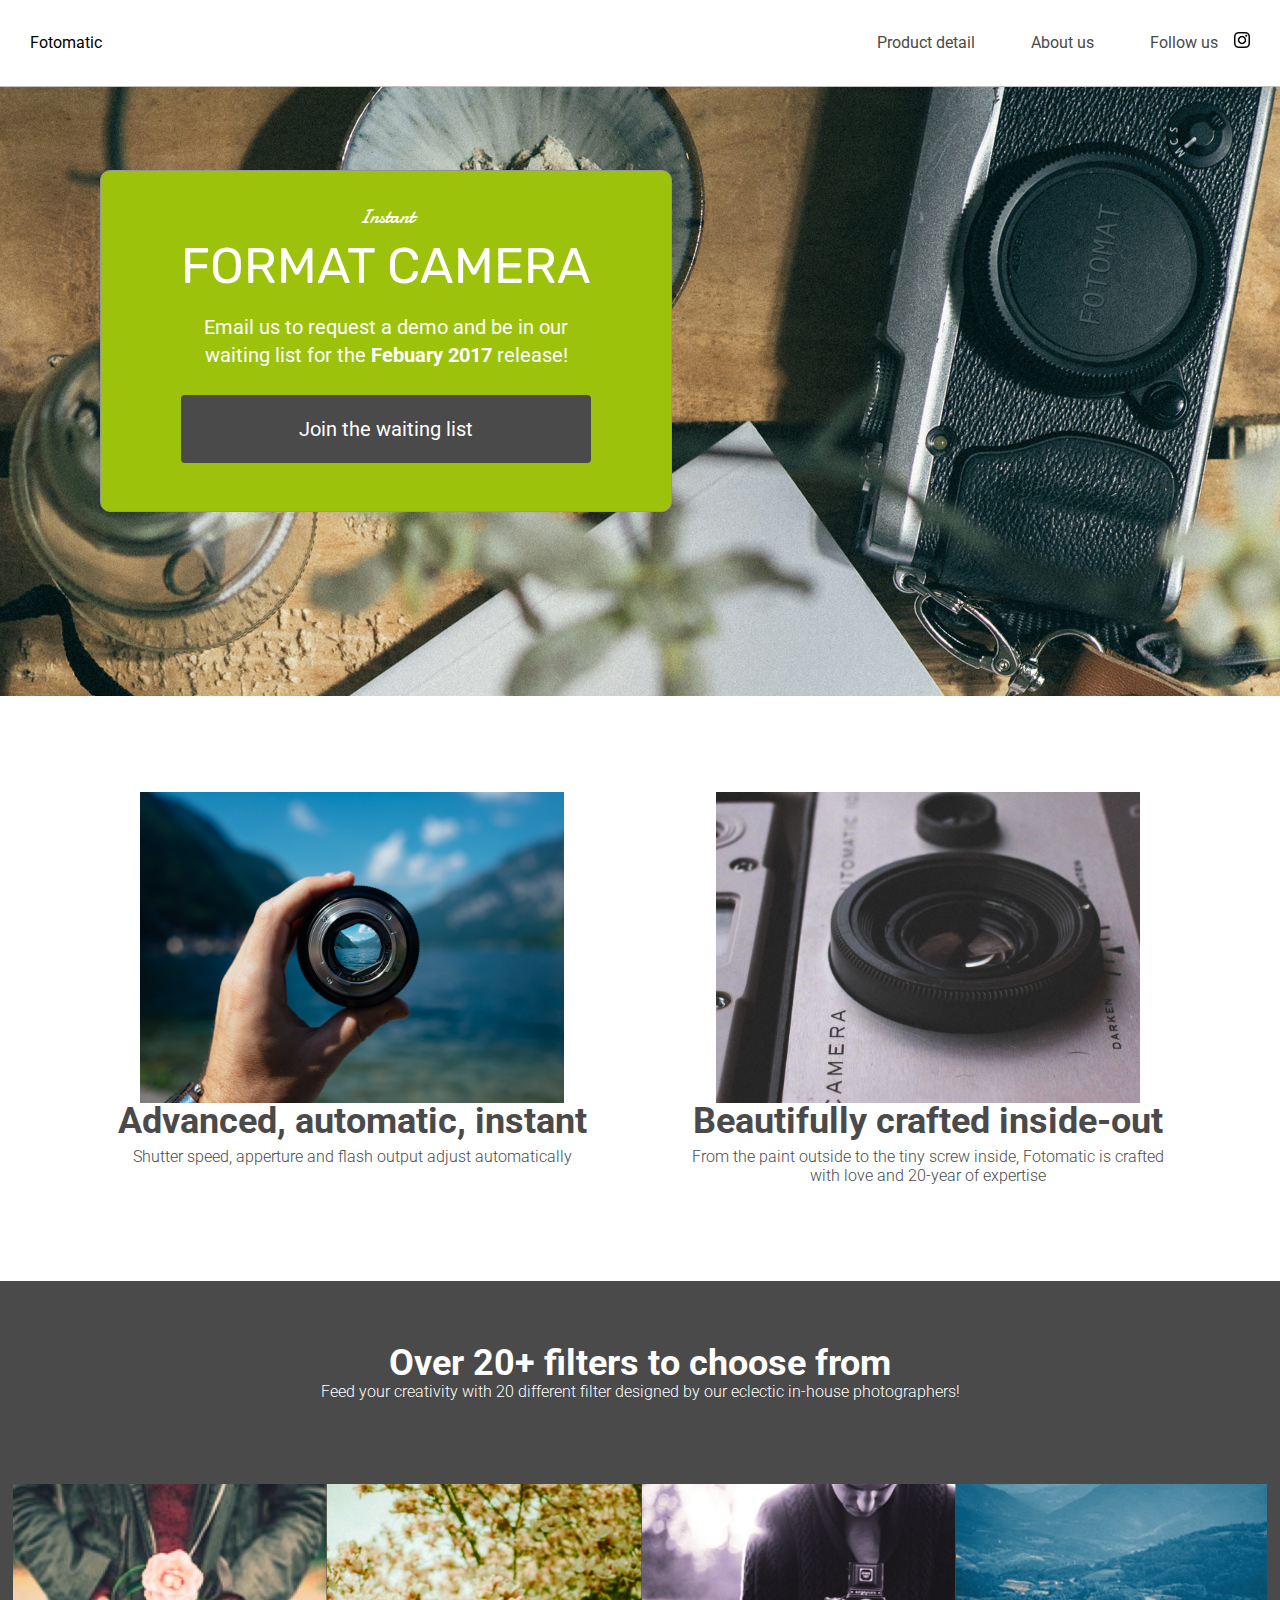
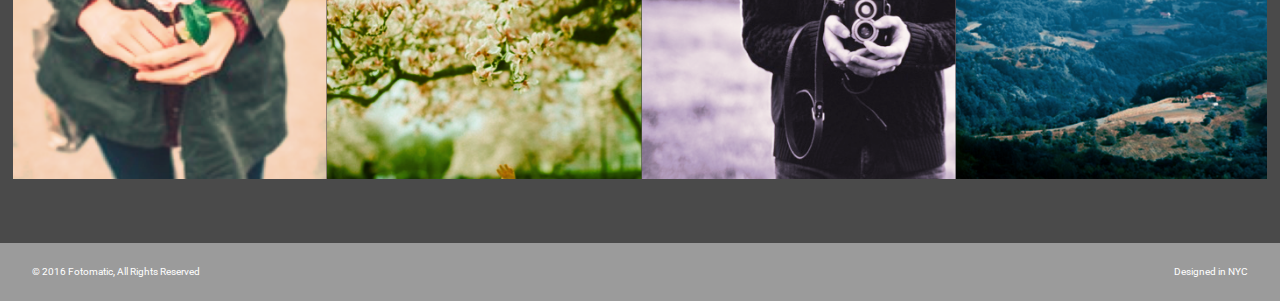
<file: F1C1_start/index.html>
<!DOCTYPE html>
<html>
<head>
  <link href="https://fonts.googleapis.com/css?family=Damion" rel="stylesheet">
  <link href="https://fonts.googleapis.com/css?family=Rubik" rel="stylesheet">
  <link href="https://fonts.googleapis.com/css?family=Roboto:300,400,600,700" rel="stylesheet">
  <link rel="stylesheet" href="./resources/css/reset.css">
  <link rel="stylesheet" href="./resources/css/style.css">
  <meta charset="UTF-8">
</head>
<body>
  <!-- Header -->
  <header>
    <div class="content">
      <a href="index.html" class="desktop logo">Fotomatic</a>
      <nav class="desktop">
        <ul>
          <li><a href="#">Product detail</a></li>
          <li><a href="#">About us</a></li>
          <li><a href="https://www.instagram.com/">Follow us <img class="icon" src="./resources/images/instagram.png"></a></li>
        </ul>
      </nav>
      <nav class="mobile">
        <ul>
          <li><a href="#"><img src="./resources/images/ic-logo.svg"></a></li>
          <li><a href="#"><img src="./resources/images/ic-product-detail.svg"></a></li>
          <li><a href="#"><img src="./resources/images/ic-about-us.svg"></a></li>
          <li><a href="#" class="button">Join us</a></li>
        </ul>
      </nav>
    </div>
  </header>

  <!-- Main Content -->
  <div class="main-content">

    <!-- Sign Up Section -->
    <div id="sign-up-section" class="banner">
      <div id="sign-up-cta">
        <div class="content center">
          <div class="header">
            <h2 class="cursive">Instant</h2>
            <h1 class="striking">FORMAT CAMERA</h1>
          </div>
          <div class="email">
            <span>
              Email us to request a demo and be in our waiting list for the <strong>Febuary 2017</strong> release!
            </span>
            <div class="button">Join the waiting list</div>
          </div>
        </div>
      </div>
    </div>

    <!-- Features Section -->
    <div id="features-section">
      <div class="feature">
        <div class="center">
          <div class="image-container">
            <img src="./resources/images/feature-1.png" />
          </div>
          <div class="content">
            <h2>Advanced, automatic, instant</h2>
            <h3>Shutter speed, apperture and flash output adjust automatically</h3>
          </div>
        </div>
      </div>
      <div class="feature">
        <div class="center">
          <div class="image-container">
            <img src="./resources/images/feature-2.png" />
          </div>
          <div class="content">
            <h2>Beautifully crafted inside-out</h2>
            <h3>From the paint outside to the tiny screw inside, Fotomatic is crafted with love and 20-year of expertise</h3>
          </div>
        </div>
      </div>
    </div>

    <!-- Filters Section -->
    <div id="filters-section">
      <div class="content center">
        <h2>Over 20+ filters to choose from</h2>
        <h3>Feed your creativity with 20 different filter designed by our eclectic in-house photographers!</h3>
      </div>
      <div class="images-container">
        <div class="image-container">
          <img src="./resources/images/filter-1.png" />
        </div>
        <div class="image-container">
          <img src="./resources/images/filter-2.png" />
        </div>
        <div class="image-container">
          <img src="./resources/images/filter-3.png" />
        </div>
        <div class="image-container extra">
          <img src="./resources/images/filter-4.png" />
        </div>
      </div>
    </div>

    <!-- Quotes Section
    <div id="quotes-section">
      <div class="content center">
        <span class="quote">“It’s truly something that could create a brand new photography Renaissance”</span>
        <img class="quote-citation" src="./resources/images/photography-logo.png" />
      </div>
    </div>

    <!-- Footer -->
    <footer>
      <div class="content">
        <span class="copyright">© 2016  Fotomatic, All Rights Reserved</span>
        <span class="location">Designed in NYC</span>
      </div>
    </footer>

  </div>
</body>
</html>
</file>
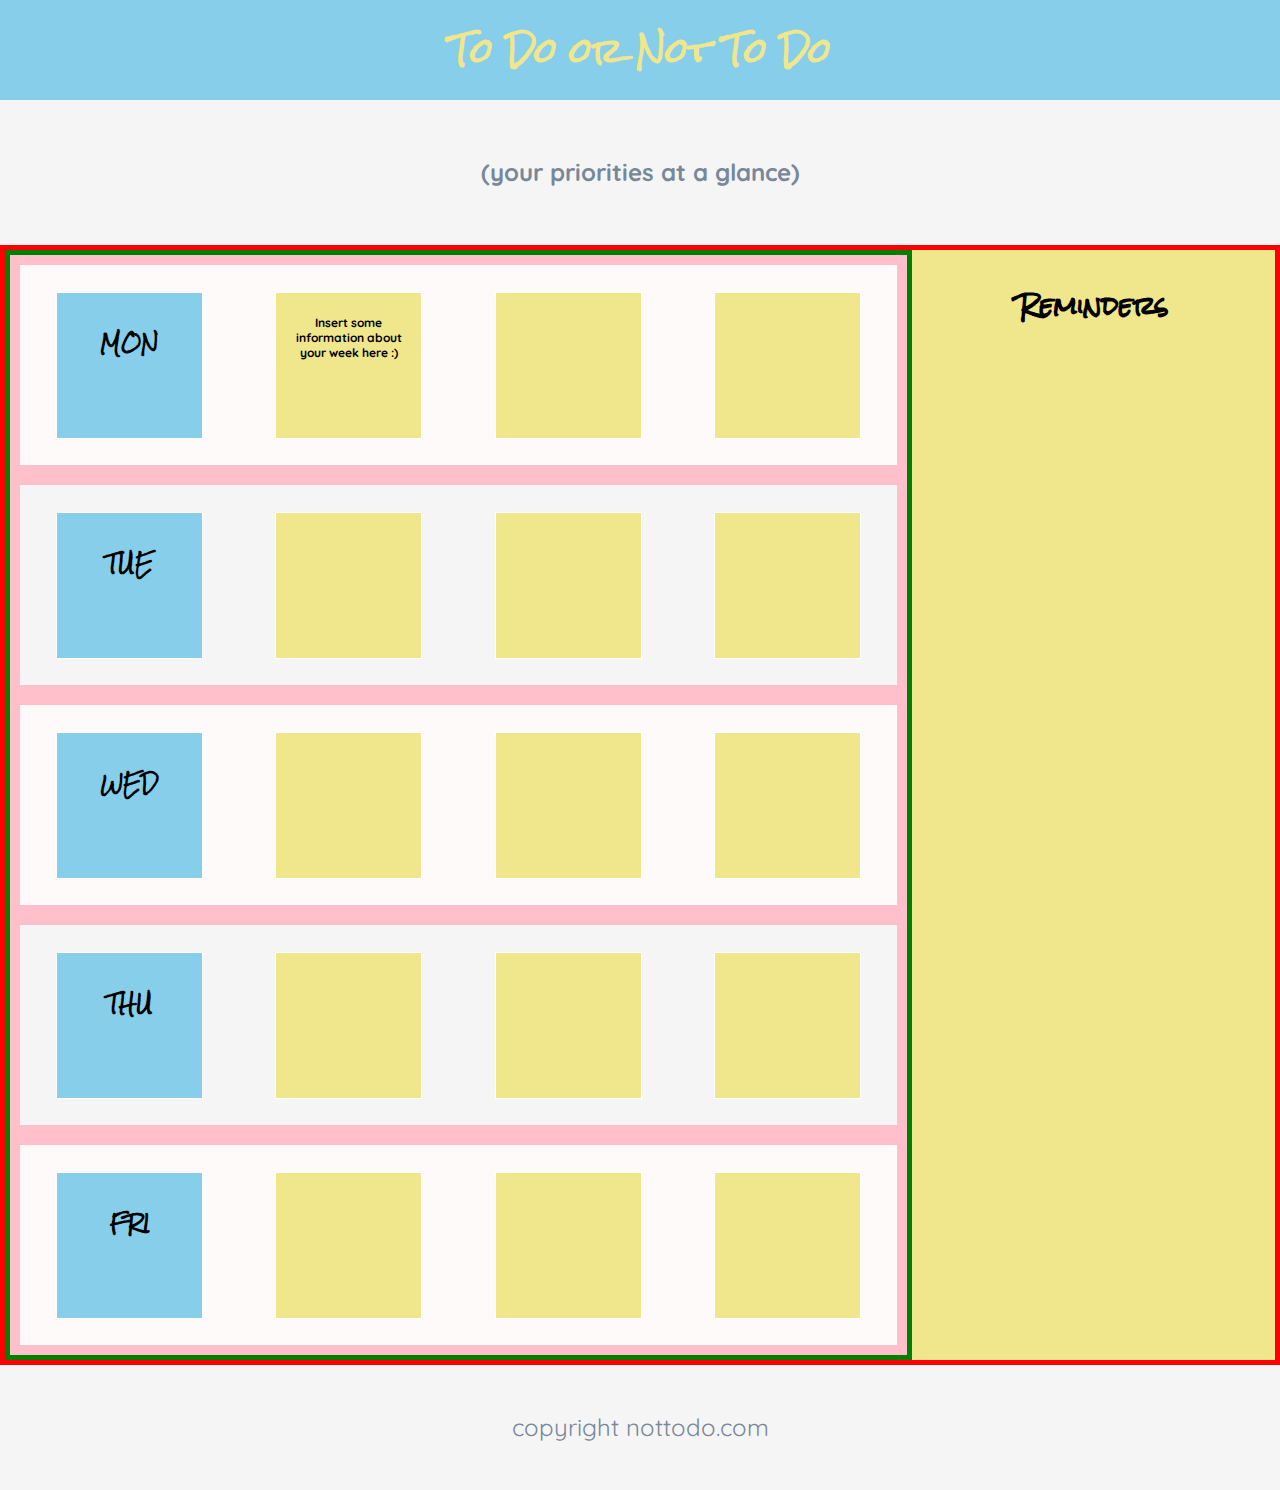
<file: Flexbox_todo/index.html>
<!DOCTYPE html>
<html>

<head>
  <title>To Do App</title>
  <link rel="stylesheet" href="style.css" type="text/css">
  <link href="https://fonts.googleapis.com/css?family=Quicksand" rel="stylesheet">
  <link href="https://fonts.googleapis.com/css?family=Rock+Salt" rel="stylesheet">
</head>
<body>

  <!-- Header -->

  <div id="header">
    <h1>To Do or Not To Do</h1>
    <h2 class="tagline">(your priorities at a glance)</h2>
  </div>

  <!-- App Container -->

  <div class="container">

    <!-- To Do Section -->

    <div class="week">
      <div class="row secondary-background">
        <div class="day square"><h3>MON</h3></div>
        <div class="task square">
          <p> Insert some information about your week here :) </p>
        </div>
        <div class="task square"></div>
        <div class="task square"></div>
      </div>
      <div class="row">
        <div class="day square"><h3>TUE</h3></div>
        <div class="task square"></div>
        <div class="task square"></div>
        <div class="task square"></div>
      </div>
      <div class="row secondary-background">
        <div class="day square"><h3>WED</h3></div>
        <div class="task square"></div>
        <div class="task square"></div>
        <div class="task square"></div>
      </div>
      <div class="row">
        <div class="day square"><h3>THU</h3></div>
        <div class="task square"></div>
        <div class="task square"></div>
        <div class="task square"></div>
      </div>
      <div class="row secondary-background">
        <div class="day square"><h3>FRI</h3></div>
        <div class="task square"></div>
        <div class="task square"></div>
        <div class="task square"></div>
      </div>
    </div>

    <!-- Reminders Section -->

    <div class="reminders">
      <h3>Reminders</h3>
    </div>
  </div>

  <!-- Footer -->

  <footer>
    <span class="tagline">copyright nottodo.com</span>
  </footer>
</body>
</html>
</file>
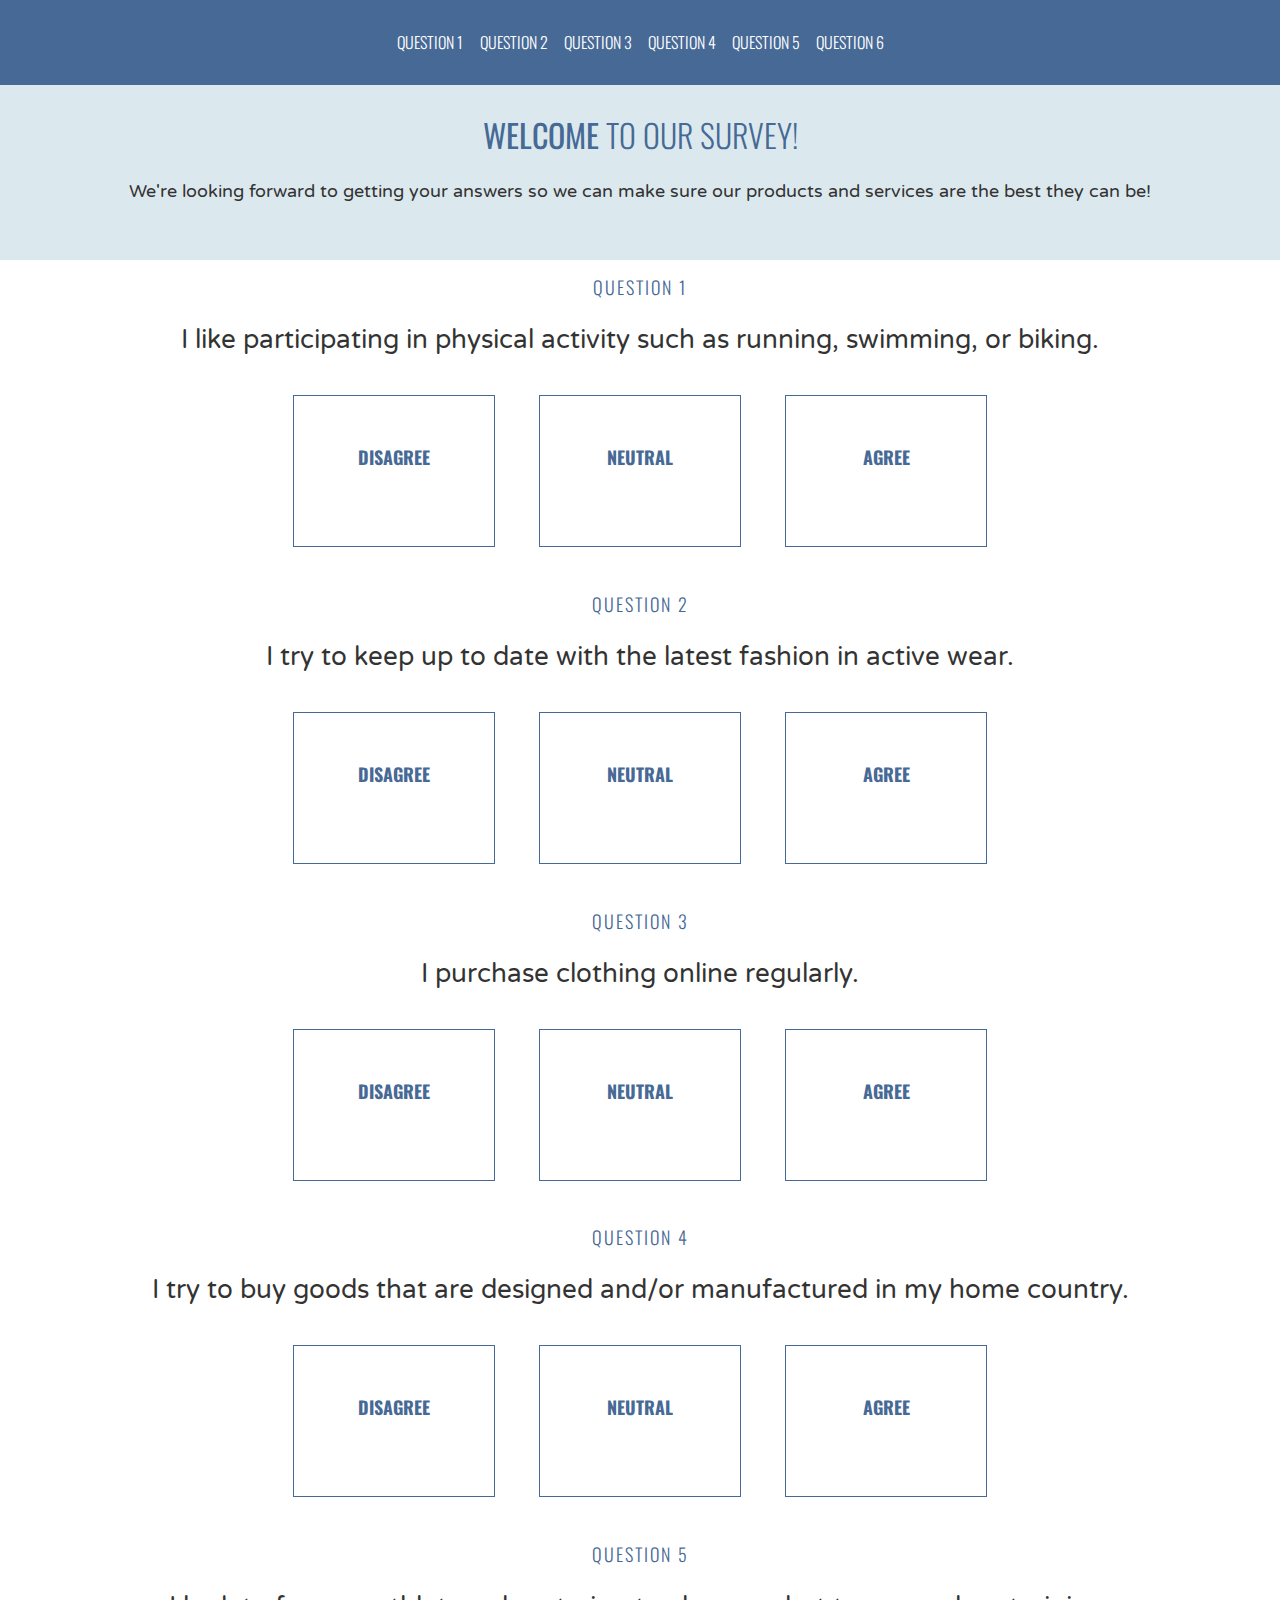
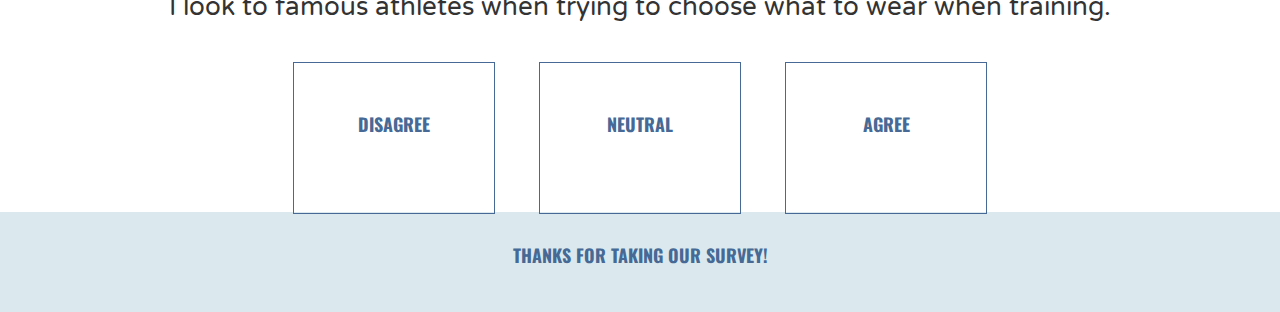
<file: Position/index.html>
<!DOCTYPE html>
<html>
<head>
  <title>Please Participate in Our Survey!</title>
  <link href="https://fonts.googleapis.com/css?family=Oswald:300,700|Varela+Round" rel="stylesheet">
  <link rel="stylesheet" type="text/css" href="style.css">
</head>
<body>

  <header>
    <ul>
      <li>Question 1</li>
      <li>Question 2</li>
      <li>Question 3</li>
      <li>Question 4</li>
      <li>Question 5</li>
      <li>Question 6</li>
    </ul>
  </header>

  <div class="welcome">
    <h1><strong>Welcome</strong> to our survey!</h1>
    <p>We're looking forward to getting your answers so we can make sure our products and services are the best they can be!</p>
  </div>

  <div class="question">
    <h4>Question 1</h4>
    <h2>I like participating in physical activity such as running, swimming, or biking.</h2>

    <div class="answer">
      <h3>Disagree</h3>
    </div>

    <div class="answer">
      <h3>Neutral</h3>
    </div>

    <div class="answer">
      <h3>Agree</h3>
    </div>
  </div>

  <div class="question">
    <h4>Question 2</h4>
    <h2>I try to keep up to date with the latest fashion in active wear.</h2>

    <div class="answer">
      <h3>Disagree</h3>
    </div>

    <div class="answer">
      <h3>Neutral</h3>
    </div>

    <div class="answer">
      <h3>Agree</h3>
    </div>
  </div>

  <div class="question">
    <h4>Question 3</h4>
    <h2>I purchase clothing online regularly.</h2>

    <div class="answer">
      <h3>Disagree</h3>
    </div>

    <div class="answer">
      <h3>Neutral</h3>
    </div>

    <div class="answer">
      <h3>Agree</h3>
    </div>
  </div>

  <div class="question">
    <h4>Question 4</h4>
    <h2>I try to buy goods that are designed and/or manufactured in my home country.</h2>

    <div class="answer">
      <h3>Disagree</h3>
    </div>

    <div class="answer">
      <h3>Neutral</h3>
    </div>

    <div class="answer">
      <h3>Agree</h3>
    </div>
  </div>

  <div class="question">
    <h4>Question 5</h4>
    <h2>I look to famous athletes when trying to choose what to wear when training.</h2>

    <div class="answer">
      <h3>Disagree</h3>
    </div>

    <div class="answer">
      <h3>Neutral</h3>
    </div>

    <div class="answer">
      <h3>Agree</h3>
    </div>
  </div>
<footer>
  <h3>Thanks for taking our survey!</h3>
  </footer>
</body>
</html>
</file>
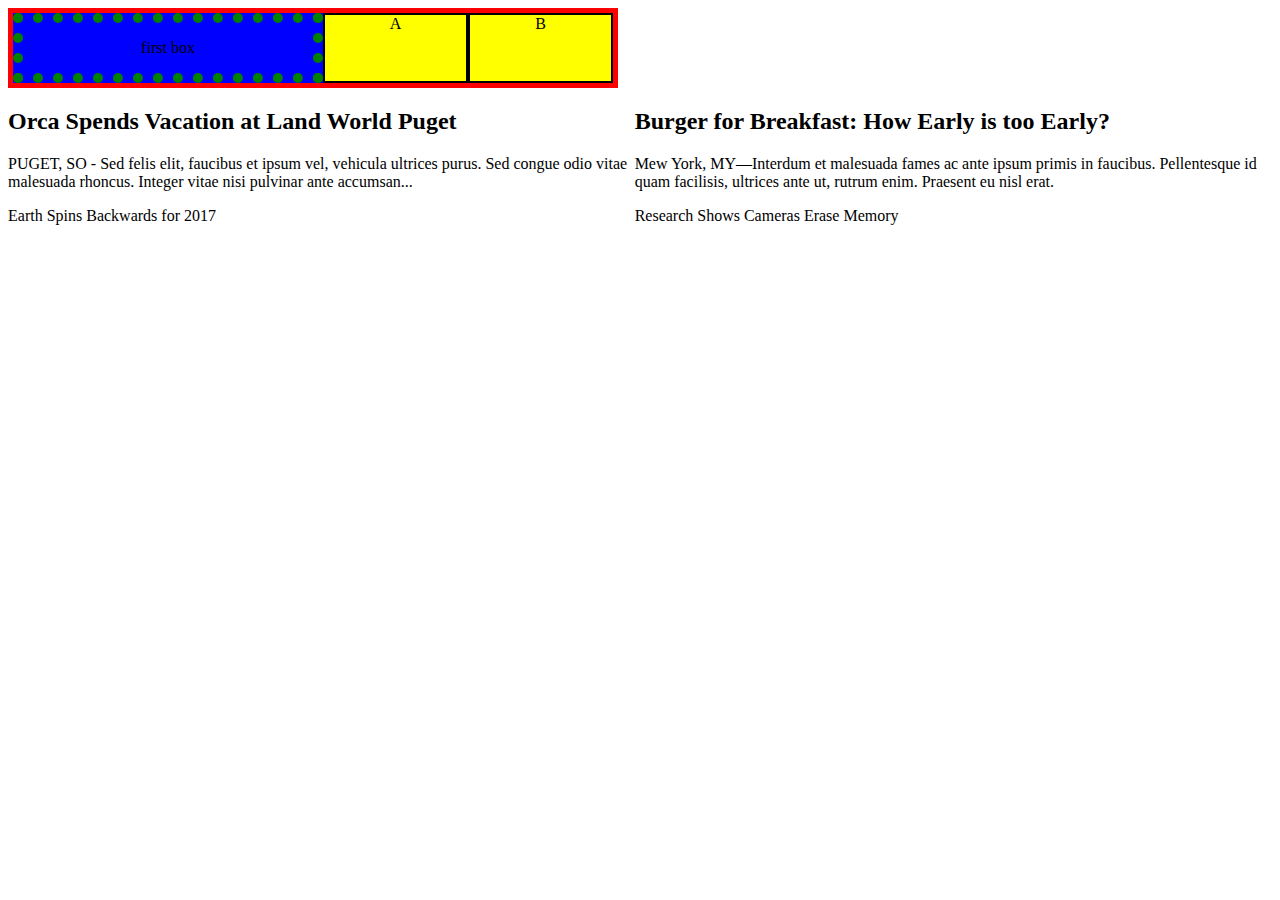
<file: test/index.html>
<!DOCTYPE html>
<!-- <html>
  <head>
    <link href="style.css" rel="stylesheet"
    <title>TESTING</title>
  </head>
  <body>
    <div class="container">
      <div class="first">
      <p> confirm that the source for Booking_InvitePT.phr file has not been
        changed in TMS 15.7 release, however I can also confirm that the target
         files for this source are identical to the ones in 15.6 version -
         no changes were implemented during recent translation round..
          Could you please provide any details about this issue?</p>
      </div>
      <div class="second">
        <div class="second-a">A</div>
        <div class="second-b">B</div>
      </div>
    </div>
</html> -->

<!DOCTYPE html>
<html lang="en" dir="ltr">
<link href="style.css" rel="stylesheet">
  <body>
    <div class="container">
      <div class="first">
          <p>first box</p>
      </div>
      <div class="second">

          <div class="second-a">A</div>
          <div class="second-a">B</div>

      </div>

    </div>

    <div class="header">

    </div>


  </body>
</html>





    <div class="stories">
      <div class="story">
        <div class="text-content">
          <h2>Orca Spends Vacation at Land World Puget</h2>
          <p class="narrative"> PUGET, SO - Sed felis elit, faucibus et ipsum vel, vehicula ultrices purus. Sed congue odio vitae malesuada rhoncus. Integer vitae nisi pulvinar ante accumsan...
          </p>
        </div>
        <div class="fall-cancelled image-content">
          <span>Earth Spins Backwards for 2017</span>
        </div>
      </div>

      <div class="story">
        <div class="text-content">
          <h2>Burger for Breakfast: How Early is too Early?</h2>
          <p class="narrative">
            Mew York, MY—Interdum et malesuada fames ac ante ipsum primis in faucibus. Pellentesque id quam facilisis, ultrices ante ut, rutrum enim. Praesent eu nisl erat.
          </p>
        </div>
        <div class="pop-culture image-content">
          <span>Research Shows Cameras Erase Memory</span>
        </div>
      </div>
    </div>
</file>
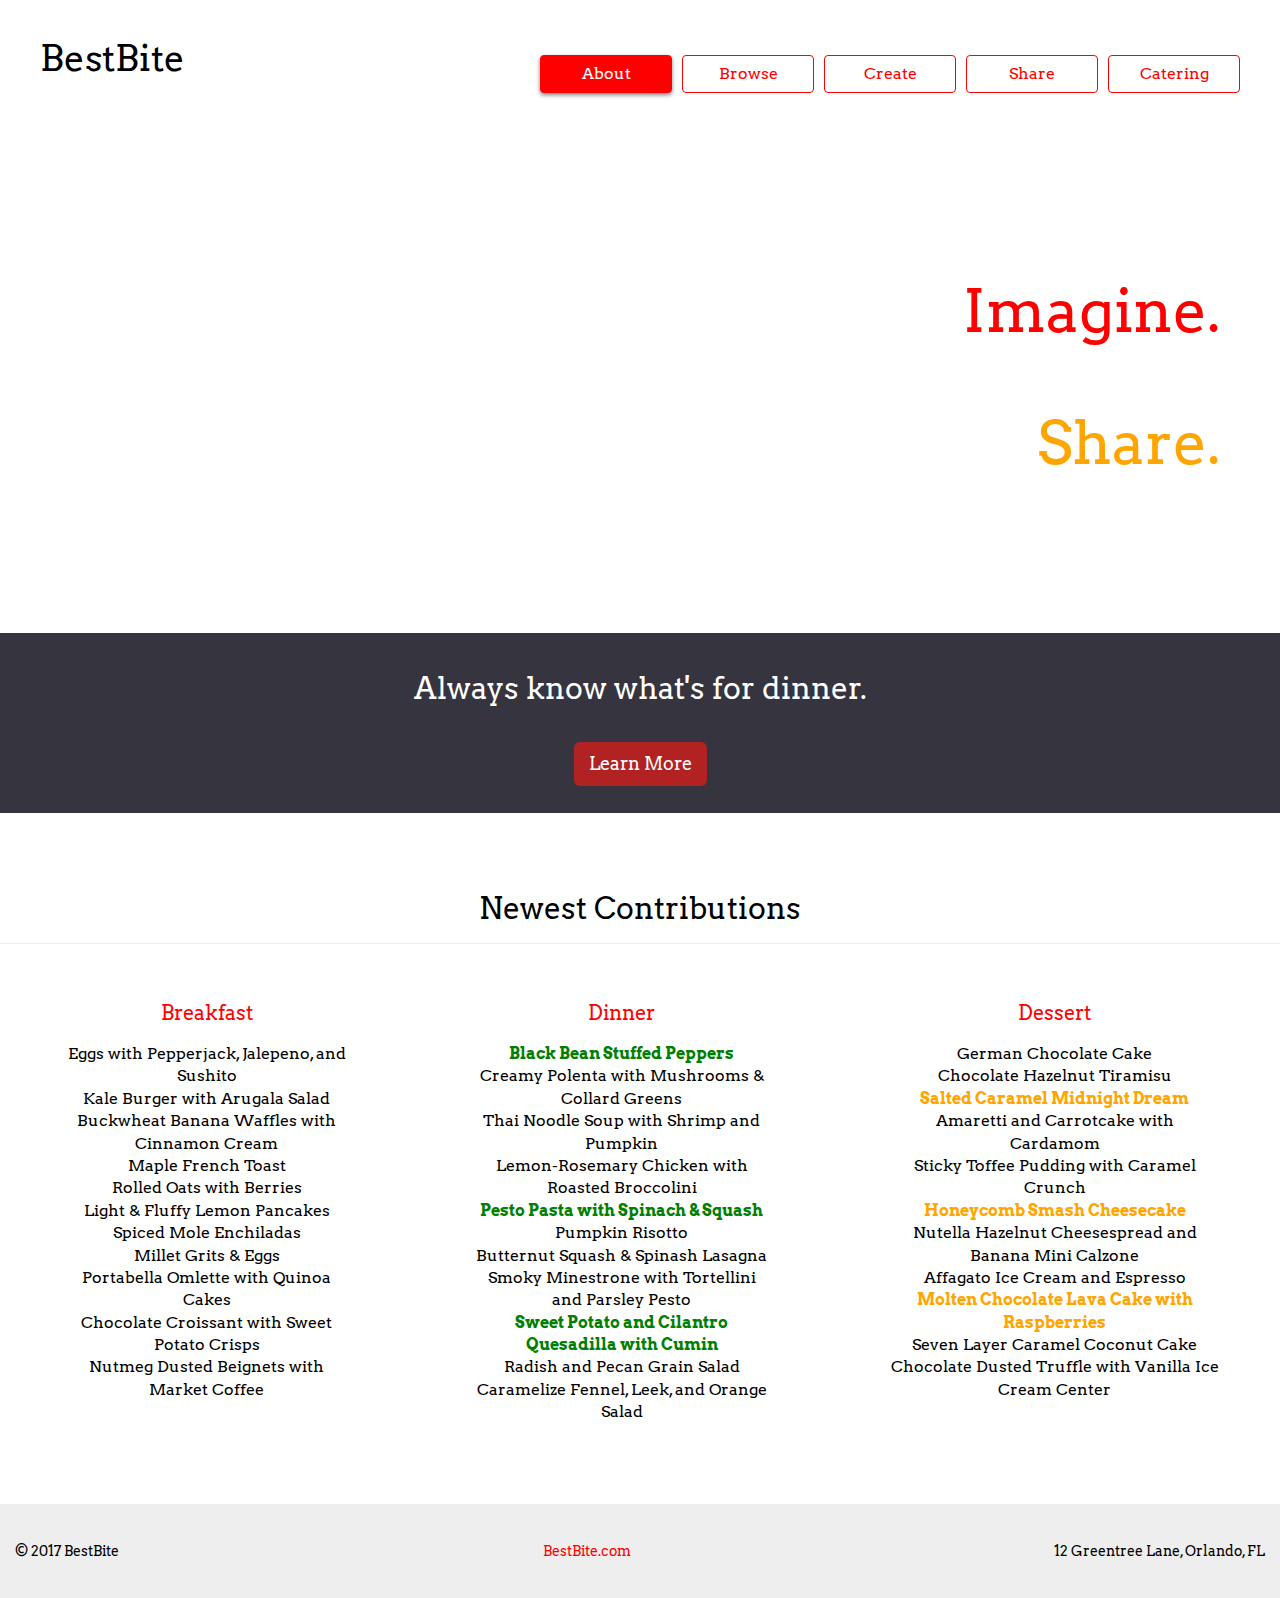
<file: COLOR-PROJECTS/bestbite-dinner/index.html>
<!doctype html>
<html>
  <head>
    <link href='https://fonts.googleapis.com/css?family=Arvo:400,700' rel='stylesheet' type='text/css'>
    <link rel="stylesheet" type="text/css" href="styles/reset.css">
    <link rel="stylesheet" type="text/css" href="styles/style.css">
  </head>
  <body>

    <nav class="header">
      <h1>BestBite</h1>
      <ul>
        <li><a href="#" class="active btn">About</a></li>
        <li><a href="#" class="btn">Browse</a></li>
        <li><a href="#" class="btn">Create</a></li>
        <li><a href="#" class="btn">Share</a></li>
        <li><a href="#" class="btn">Catering</a></li>
      </ul>
    </nav>

    <div class="jumbotron">
      <h2>Imagine.</h2>
      <h2>Create.</h2>
      <h2>Share.</h2>
    </div>

    <div class="banner">
      <h3>Always know what's for dinner.</h3>
      <a class="btn" href="learn.html">Learn More</a>
    </div>

    <div class="contributions">
      <h3>Newest Contributions</h3>
      <div class="meals">
        <div class="meal breakfast">
          <h4>Breakfast</h4>
          <ul>
            <li>Eggs with Pepperjack, Jalepeno, and Sushito </li>
            <li>Kale Burger with Arugala Salad</li>
            <li>Buckwheat Banana Waffles with Cinnamon Cream</li>
            <li>Maple French Toast</li>
            <li>Rolled Oats with Berries</li>
            <li>Light & Fluffy Lemon Pancakes</li>
            <li>Spiced Mole Enchiladas</li>
            <li>Millet Grits & Eggs</li>
            <li>Portabella Omlette with Quinoa Cakes</li>
            <li>Chocolate Croissant with Sweet Potato Crisps</li>
            <li>Nutmeg Dusted Beignets with Market Coffee</li>
          </ul>
        </div>
        <div class="meal dinner">
          <h4>Dinner</h4>
          <ul>
            <li>Black Bean Stuffed Peppers</li>
            <li>Creamy Polenta with Mushrooms & Collard Greens</li>
            <li>Thai Noodle Soup with Shrimp and Pumpkin</li>
            <li>Lemon-Rosemary Chicken with Roasted Broccolini</li>
            <li>Pesto Pasta with Spinach & Squash</li>
            <li>Pumpkin Risotto</li>
            <li>Butternut Squash & Spinash Lasagna</li>
            <li>Smoky Minestrone with Tortellini and Parsley Pesto</li>
            <li>Sweet Potato and Cilantro Quesadilla with Cumin</li>
            <li>Radish and Pecan Grain Salad</li>
            <li>Caramelize Fennel, Leek, and Orange Salad</li>
          </ul>
        </div>
        <div class="meal dessert">
          <h4>Dessert</h4>
          <ul>
            <li>German Chocolate Cake</li>
            <li>Chocolate Hazelnut Tiramisu</li>
            <li>Salted Caramel Midnight Dream</li>
            <li>Amaretti and Carrotcake with Cardamom</li>
            <li>Sticky Toffee Pudding with Caramel Crunch</li>
            <li>Honeycomb Smash Cheesecake</li>
            <li>Nutella Hazelnut Cheesespread and Banana Mini Calzone</li>
            <li>Affagato Ice Cream and Espresso</li>
            <li>Molten Chocolate Lava Cake with Raspberries </li>
            <li>Seven Layer Caramel Coconut Cake</li>
            <li>Chocolate Dusted Truffle with Vanilla Ice Cream Center</li>
          </ul>
        </div>
      </div>
    </div>

    <footer>
      <p class="left">&copy; 2017 BestBite</p>
      <p class="center"><a href="#">BestBite.com</a></p>
      <p class="right">12 Greentree Lane, Orlando, FL</p>
    </footer>

  </body>
</html>
</file>
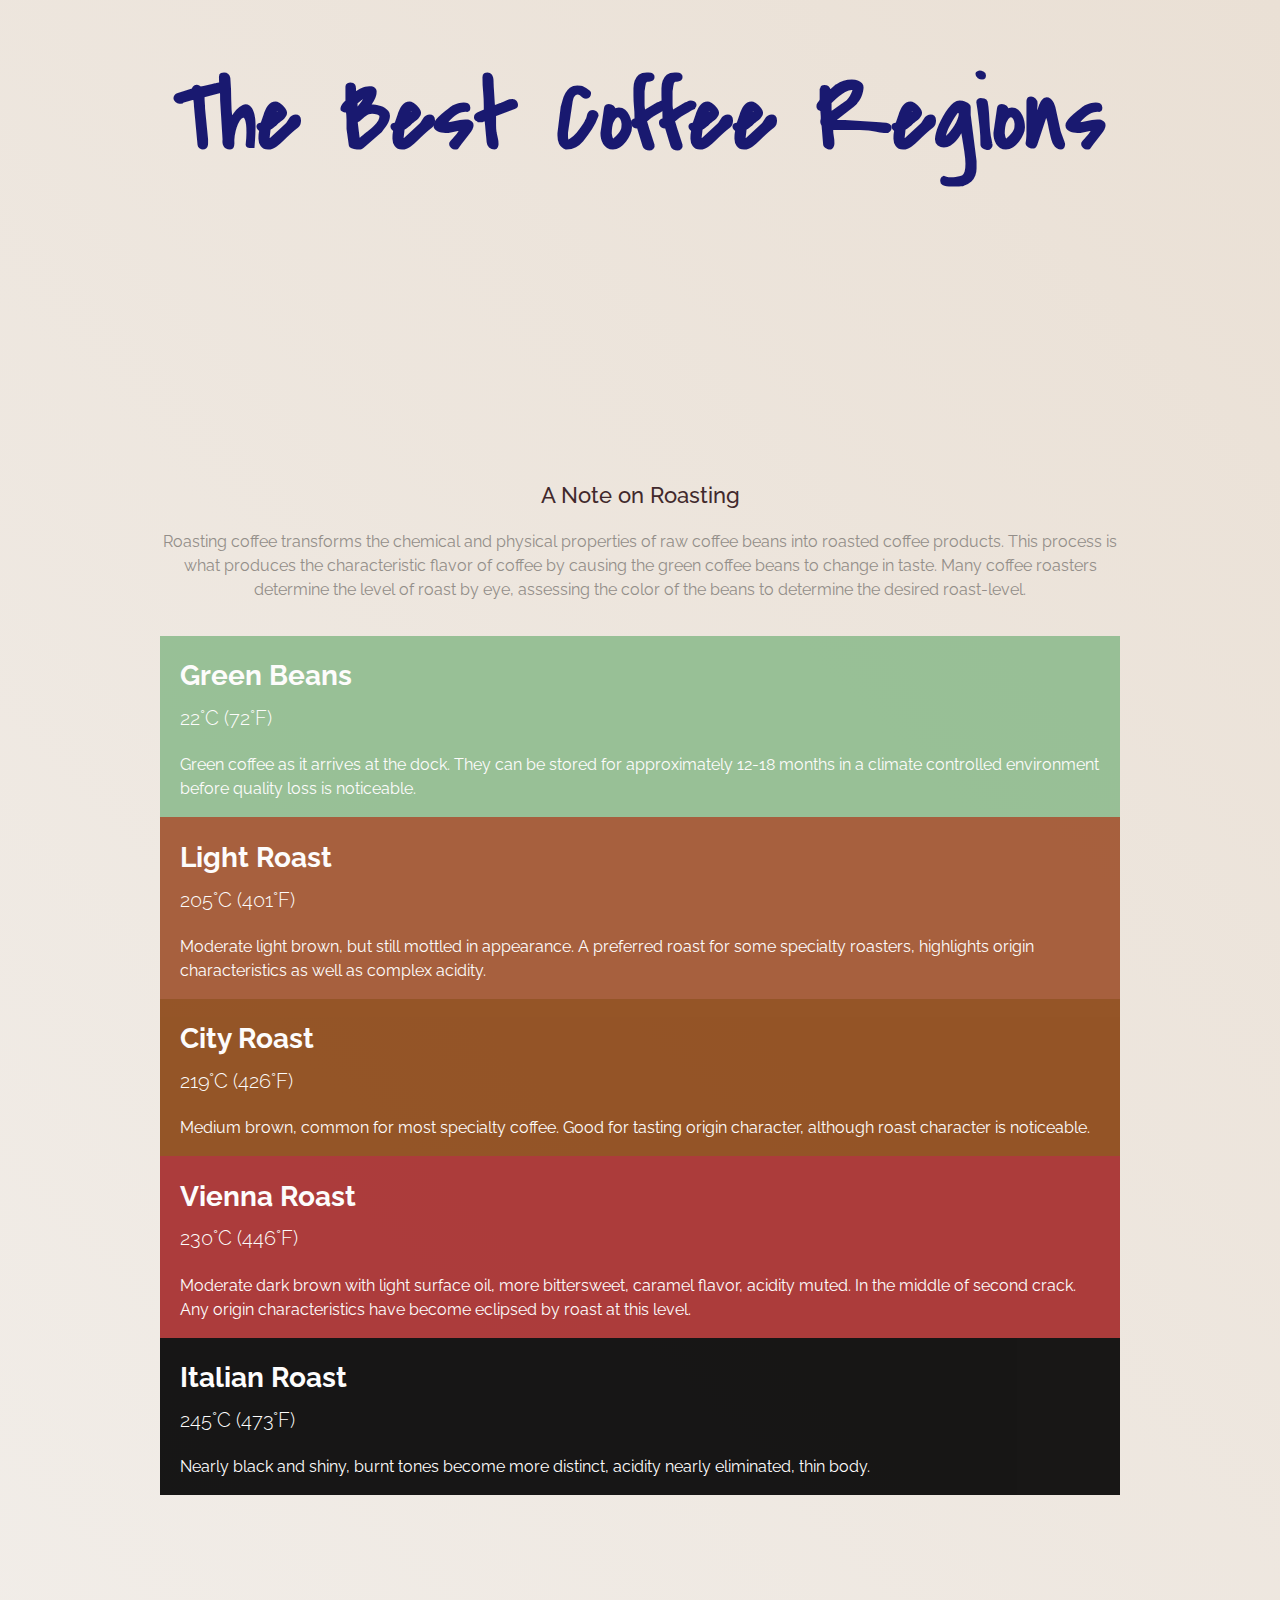
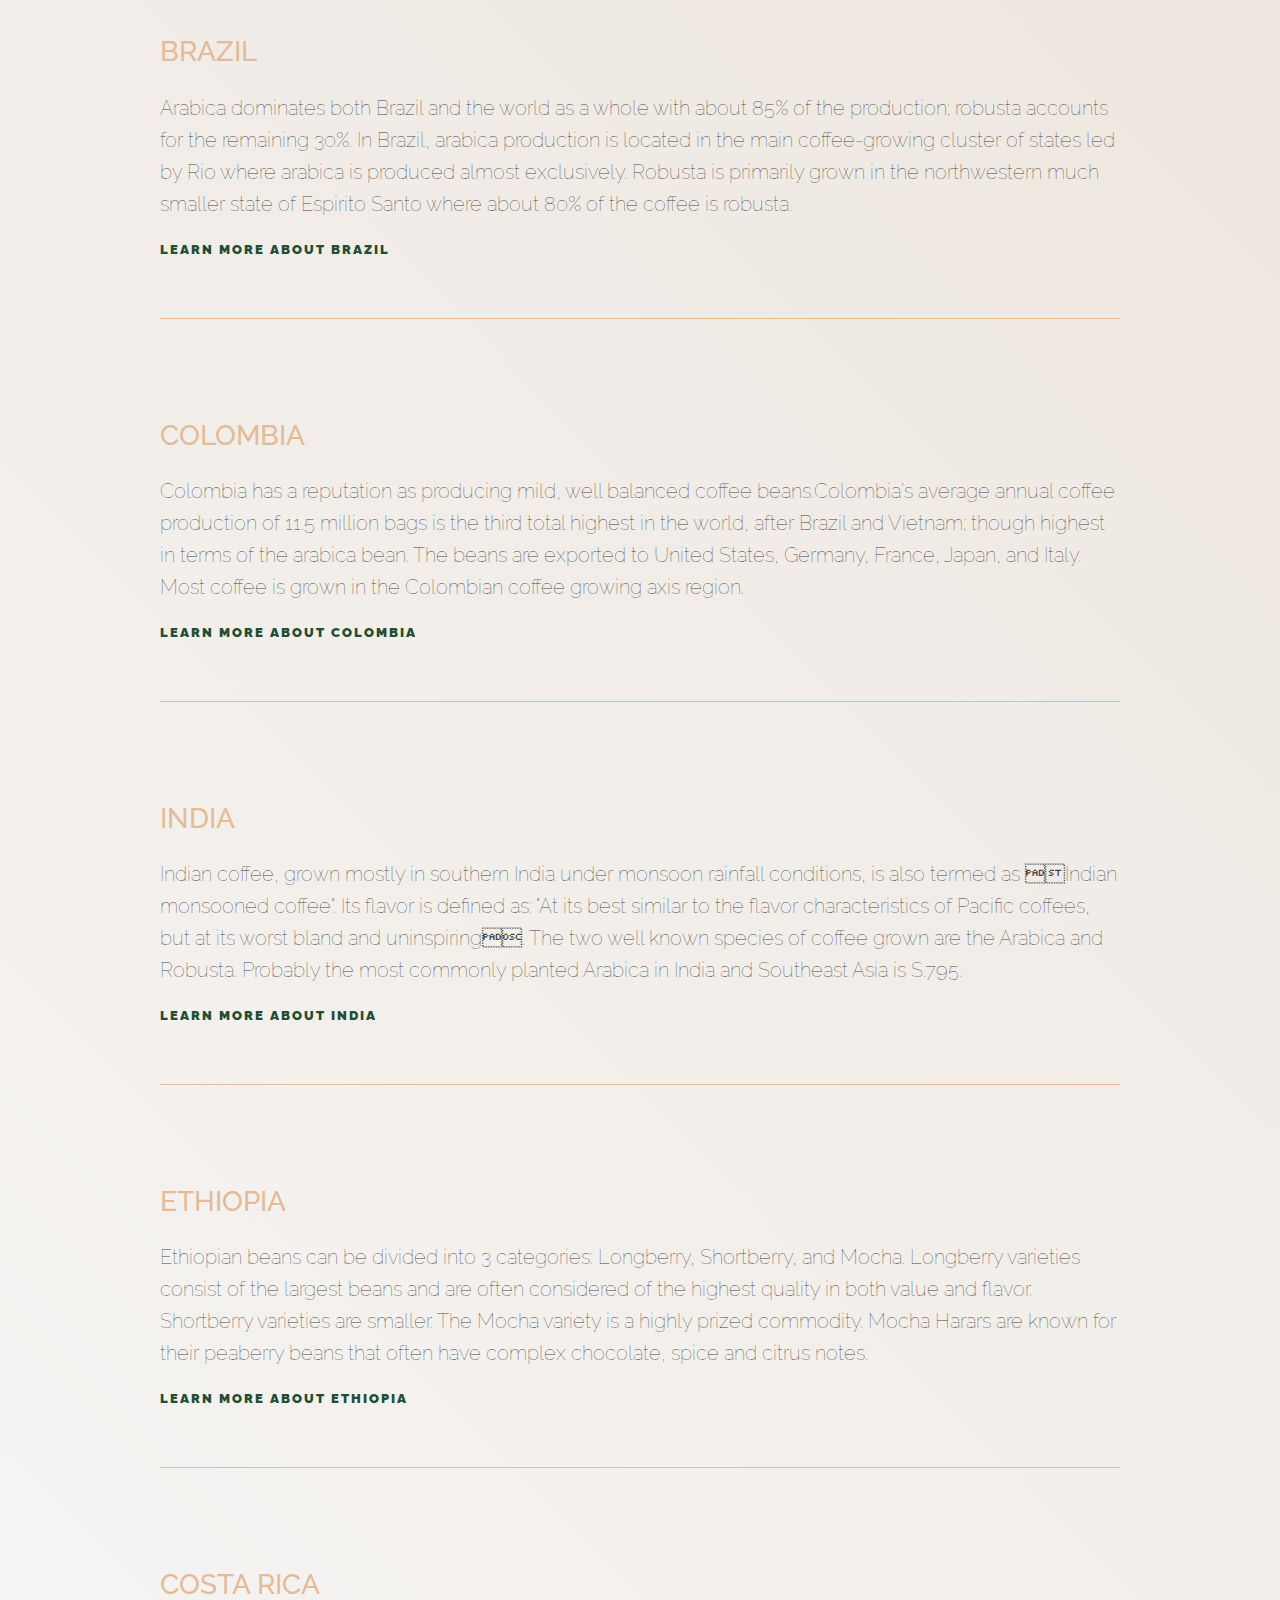
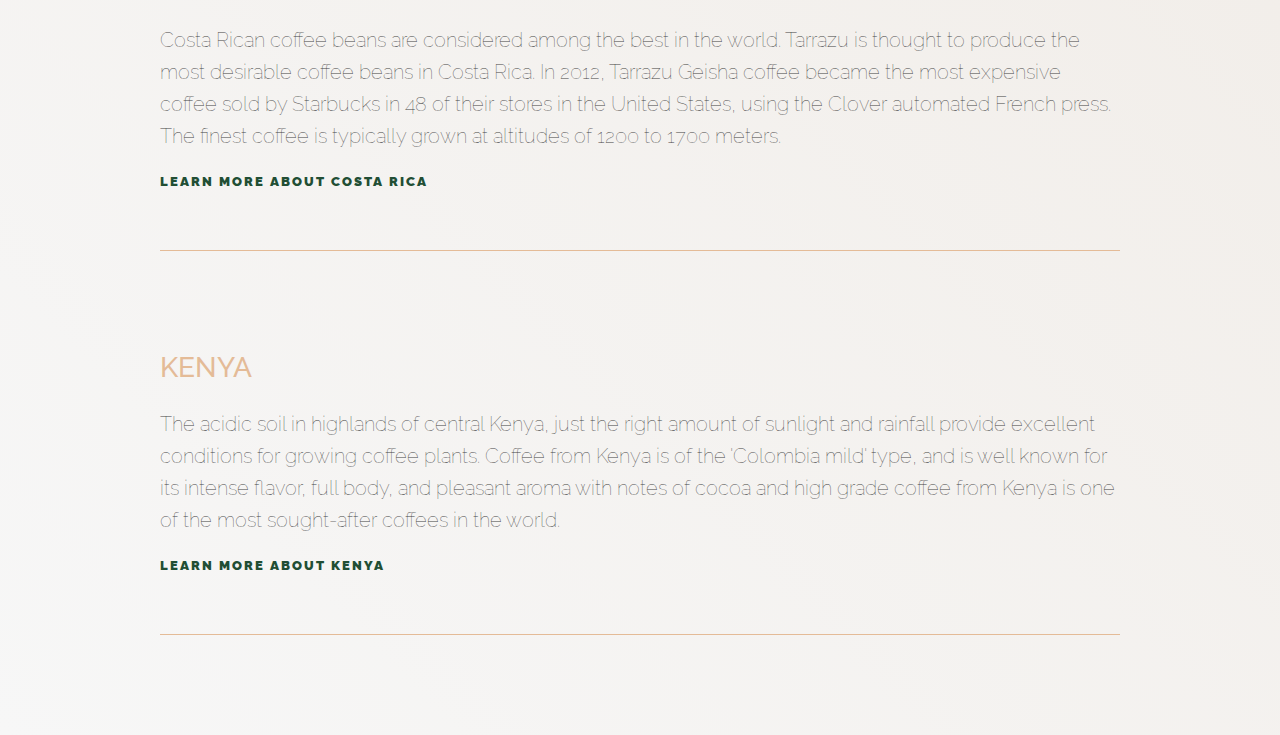
<file: COLOR-PROJECTS/coffee-shop/index.html>
<!DOCTYPE html>
<html>
<head>
  <title>The Best Coffee - By Region</title>
  <link href="https://fonts.googleapis.com/css?family=Covered+By+Your+Grace|Raleway:100,500,600,800" rel="stylesheet">
  <link rel="stylesheet" type="text/css" href="style.css">
</head>
<body>

  <div class="header">
    <h1>The Best Coffee Regions</h1>
  </div>

  <div class="roasting">
    <h3>A Note on Roasting</h3>
    <p>Roasting coffee transforms the chemical and physical properties of raw coffee beans into roasted coffee products. This process is what produces the characteristic flavor of coffee by causing the green coffee beans to change in taste. Many coffee roasters determine the level of roast by eye, assessing the color of the beans to determine the desired roast-level.</p>
  <br>
      <div class="spectrum">
        <div class="green">
          <h4>Green Beans</h4>
          <h5>22&degC (72&degF)</h5>
          <p>Green coffee as it arrives at the dock. They can be stored for approximately 12-18 months in a climate controlled environment before quality loss is noticeable.</p>
        </div>
        <div class="light">
          <h4>Light Roast</h4>
          <h5>205&degC (401&degF)</h5>
          <p>Moderate light brown, but still mottled in appearance. A preferred roast for some specialty roasters, highlights origin characteristics as well as complex acidity.</p>
        </div>
        <div class="city">
          <h4>City Roast</h4>
          <h5>219&degC (426&degF)</h5>
          <p>Medium brown, common for most specialty coffee. Good for tasting origin character, although roast character is noticeable.</p>
        </div>
        <div class="vienna">
          <h4>Vienna Roast</h4>
          <h5>230&degC (446&degF)</h5>
          <p>Moderate dark brown with light surface oil, more bittersweet, caramel flavor, acidity muted. In the middle of second crack. Any origin characteristics have become eclipsed by roast at this level.</p>
        </div>
        <div class="italian">
          <h4>Italian Roast</h4>
          <h5>245&degC (473&degF)</h5>
          <p>Nearly black and shiny, burnt tones become more distinct, acidity nearly eliminated, thin body.</p>
        </div>
      </div>
  </div>

  <ul>
    <li>
      <h2>Brazil</h2>
      <p>Arabica dominates both Brazil and the world as a whole with about 85% of the production; robusta accounts for the remaining 30%. In Brazil, arabica production is located in the main coffee-growing cluster of states led by Rio where arabica is
        produced almost exclusively. Robusta is primarily grown in the northwestern much smaller state of Espirito Santo where about 80% of the coffee is robusta.</p>
      <a href="#">Learn More about Brazil</a>
    </li>
    <li>
      <h2>Colombia</h2>
      <p>Colombia has a reputation as producing mild, well balanced coffee beans.Colombia's average annual coffee production of 11.5 million bags is the third total highest in the world, after Brazil and Vietnam; though highest in terms of the arabica
        bean. The beans are exported to United States, Germany, France, Japan, and Italy. Most coffee is grown in the Colombian coffee growing axis region.</p>
      <a href="#">Learn More about Colombia</a>
    </li>
    <li>
      <h2>India</h2>
      <p>Indian coffee, grown mostly in southern India under monsoon rainfall conditions, is also termed as Indian monsooned coffee". Its flavor is defined as: "At its best similar to the flavor characteristics of Pacific coffees, but at its worst bland and uninspiring. The two well known species of coffee grown are the Arabica and Robusta. Probably the most commonly planted Arabica in India and Southeast Asia is S.795.</p>
      <a href="#">Learn More about India</a>
    </li>
    <li>
      <h2>Ethiopia</h2>
      <p>Ethiopian beans can be divided into 3 categories: Longberry, Shortberry, and Mocha. Longberry varieties consist of the largest beans and are often considered of the highest quality in both value and flavor. Shortberry varieties are smaller. The Mocha variety is a highly prized commodity. Mocha Harars are known for their peaberry beans that often have complex chocolate, spice and citrus notes.</p>
      <a href="#">Learn More about Ethiopia</a>
    </li>
    <li>
      <h2>Costa Rica</h2>
      <p>Costa Rican coffee beans are considered among the best in the world. Tarrazu is thought to produce the most desirable coffee beans in Costa Rica. In 2012, Tarrazu Geisha coffee became the most expensive coffee sold by Starbucks in 48 of their stores in the United States, using the Clover automated French press. The finest coffee is typically grown at altitudes of 1200 to 1700 meters.</p>
      <a href="#">Learn More about Costa Rica</a>
    </li>
    <li>
      <h2>Kenya</h2>
      <p>The acidic soil in highlands of central Kenya, just the right amount of sunlight and rainfall provide excellent conditions for growing coffee plants. Coffee from Kenya is of the 'Colombia mild' type, and is well known for its intense flavor, full body, and pleasant aroma with notes of cocoa and high grade coffee from Kenya is one of the most sought-after coffees in the world.</p>
      <a href="#">Learn More about Kenya</a>
    </li>
  </ul>

</body>
</html>
</file>
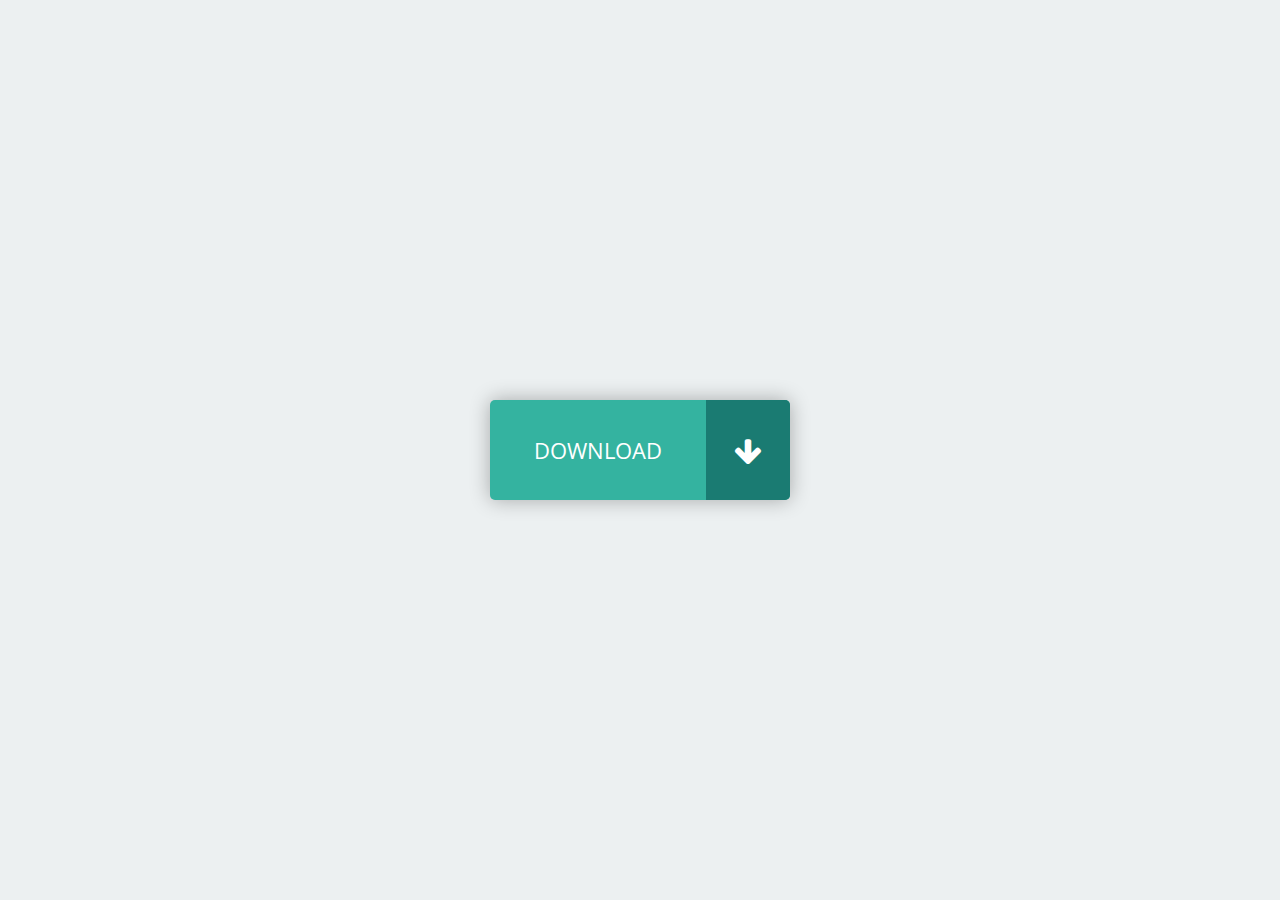
<file: COLOR-PROJECTS/dynamic_button/index.html>
<!DOCTYPE html>
<html lang="en">
<head>
  <meta charset="UTF-8">
  <title>Animation All</title>
  <link rel="stylesheet" href="style.css">
</head>
<body>
  <a class="fancy button" href="#" role="button">
    <span>DOWNLOAD</span>
    <div class="icon">
      <i class="fa fa-arrow-down"></i>
    </div>
  </a>
</body>
</html>
</file>
<file: F1C1_start/resources/css/style.css>
/* Universal Styles */

html {
  font-family: "Roboto", sans-serif;
  font-size: 16px;
}


.main-content {

  top: 5.3125rem; /* To offset for fixed header. */
}

.center {
  text-align: center;
  /* background-color: blue; */
}


.button {
  border-radius: 4px;
  background-color: #4a4a4a;
  color: white;
}

.image-container {
  overflow: hidden;
  /* border: 1px solid blue; */
  /* height: 65%;
  width: 90%; */
}

.image-container img {
  /* border:3px solid red; */
  display: block;
  max-width: 100%;
}

@media only screen and (max-width: 760px) {
  .main-content {
    top: 2.5625rem;
  }
}

/* Header */

header {
  position: fixed;
  width: 100%;
  border-bottom: solid 1px #c6c1c1;
  background-color: white;
  z-index: 100;
}

header .content {
  display: flex;
  align-items: center;
  padding: 1.875rem;
}

header .logo {
  flex: 1;
}

header nav ul {
  display: flex;
}

nav li {
  padding-left: 3.5rem;
}

nav a {
  vertical-align: bottom;
  line-height: 1.6;
  font-size: 1rem;
  color: #4a4a4a;
}

header .icon {
  width: 1rem;
  padding-left: .75rem;
}

header .mobile {
  display: none;
}

@media only screen and (max-width: 760px) {
  header .desktop {
    display: none;
  }

  header .mobile {
    display: block;
    width: 100%;
  }

  header .content {
    padding: .5rem 0;
  }

  header .mobile ul {
    display: flex;
    justify-content: space-around;
    align-items: center;
    width: 100%;
  }

  header .mobile li {
    padding: 0;
  }

  header .mobile .button {
    padding: .1875rem .5rem;
    background-color: #9dc20b;
    line-height: 1.6;
    color: white;
  }
}

/* Sign Up Section */

#sign-up-section {
  /* border: 1px solid red; */
  display: flex;
  justify-content: flex-start;
  align-items: flex-start;
  height: 43.5rem;
  background-image: url("../images/banner-landingpage.jpg");
  background-size: cover;
  background-position:bottom;
  position: relative;


}

#sign-up-cta {
  height: 300px;
  padding: 0 5rem 2.5rem 5rem;
  border: solid 1px #979797;
  border-radius: 10px;
  background-color: #9dc20b;
  margin-top: 170px;
  margin-left: 100px;
}

#sign-up-cta .content {
  /* border: 1px solid blue; */
  width: 25.625rem;
  margin-top: 2rem;
  font-family: "Roboto", sans-serif;
  font-size: 1.25rem;
  line-height: 1.4;
  color: white;
}

#sign-up-cta h1 {
  font-size: 3.125rem;
}

#sign-up-cta  {
  font-size: 2.25rem;
}

#sign-up-cta span strong {
  font-weight: bold;
}

#sign-up-cta .cursive {
  font-family: "Damion", cursive;
}

#sign-up-cta .striking {
  font-family: "Rubik", sans-serif;
  padding-bottom: .75rem;
}

#sign-up-cta .button {
  margin-top: 1.625rem;
  padding: 1.25rem 7.25rem;
}

@media only screen and (max-width: 760px) {
  #sign-up-section {
    align-items: center;
    justify-content: center;
    height: 28rem;
  }

  #sign-up-cta {
    position: static;
    width: auto;
    height: auto;
    background-color: transparent;
    border: none;
  }

  #sign-up-cta .content {
    margin-top: 0;
  }

  #sign-up-cta .email {
    display: none;
  }

  #sign-up-cta h1 {
    font-size: 3.125rem;
  }

  #sign-up-cta h2 {
    font-size: 2.25rem;
  }
}

@media only screen and (max-width: 450px) {
  #sign-up-section {
    height: 20rem;
  }

  #sign-up-cta h1 {
    font-size: 2.25rem;
  }

  #sign-up-cta h2 {
    font-size: 2rem;
  }
}

/* Features Section */

#features-section {
  display: 20px solid red;
   display: flex;
  /* justify-content: space-between; */
  padding: 4rem 5%;
  /* background-color: #f3f3f3; */
  /* background-color: yellow; */
}

.feature {
  flex: 1;
  padding: 2rem;
  margin: 0px 1.25rem;
  /* background-color: white; */
  /* background-color: lightblue; */
}

.feature .image-container {
  width: 90%;
  height: 65%;
  margin: 0 auto;
}

.feature h2 {
  padding-bottom: .5rem;
  font-size: 2.25rem;
  font-weight: bold;
  color: #4a4a4a;
}

.feature h3 {
  font-size: 1rem;
  line-height: 1.2;
  font-weight: 300;
  color: #4a4a4a;
}

@media only screen and (max-width: 890px) {
  .feature h2 {
    font-size: 1.125rem;
    line-height: 1.3;
    font-weight: normal;
  }

  .feature h3 {
    font-size: .875rem;
    line-height: 1.4;
  }
}

@media only screen and (max-width: 760px) {
  #features-section {
    flex-flow: column;
    padding: 0;
  }

  .feature {
    margin: 0;
    padding: 1.25rem 1rem 0 1rem;
  }
}

/* Filters Section */

#filters-section {
  padding: 4rem 0;
  background-color: #4a4a4a;
}

#filters-section .content {
  padding: 0 .625rem;
  margin-bottom: 5rem;
}

#filters-section .content h2 {
  font-size: 2.25rem;
  font-weight: bold;
  color: white;
}

#filters-section .content h3 {
  font-size: 1rem;
  line-height: 1.4;
  font-weight: 300;
  color: white;
}

#filters-section .images-container {
  display: flex;
  max-width: 100%;
  padding: 0 1%;
}

@media only screen and (max-width: 760px) {
  #filters-section {
    padding: 1.5rem 0 0 0;
  }

  #filters-section .content {
    margin-bottom: 1rem;
  }

  #filters-section .content h2 {
    padding-bottom: .625rem;
    font-size: 1.125rem;
    line-height: 1.3;
    font-weight: normal;
  }

  #filters-section .content h3 {
    font-size: .875rem;
    line-height: 1.4;
  }

  #filters-section .images-container {
    padding: 0;
  }

  #filters-section .extra {
    display: none;
  }
}

/* Quotes Section */

#quotes-section {
  background-color: #f3f3f3;
}

#quotes-section content {
  padding: 5rem 0;
}

#quotes-section quote {
  padding-right: 1.875rem;
  font-family: "Palatino", serif;
  font-size: 1.875rem;
  line-height: 1.1;
  font-style: italic;
  color: #4a4a4a;
}

#quotes-section quote-citation {
  height: 1.875rem;
}

@media only screen and (max-width: 760px) {
  #quotes-section content {
    padding: 1.875rem .625rem;
  }

  #quotes-section quote {
    font-size: 1.5rem;
    line-height: 1.4;
  }

  #quotes-section quote-citation {
    display: block;
    padding-top: 1rem;
    margin: auto;
  }
}

/* Footer */

footer {
  background-color: #9b9b9b;
  padding: 1.5rem 2rem;
}

footer .content {
  color: white;
  display: flex;
  font-size: .75rem;
}

footer .copyright {
  flex-grow: 1;
}

@media only screen and (min-width: 760px) {
  footer .content {
    font-size: .625rem;
  }
}
</file>
<file: Flexbox_todo/style.css>
/* Universal Styles */

body {
  margin: 0px;
  background-color: WhiteSmoke;
  font-family: 'Rock Salt', cursive;
  text-align: center;
}

.secondary-background {
  background-color: snow;
}

.tagline {
  font-family: 'Quicksand', sans-serif;
  color: LightSlateGrey;
  line-height: 125px;
}

/* Header */

h1 {
  margin: 0;
  background-color: SkyBlue;
  line-height: 100px;
  color: Khaki;
}

h2 {
  margin: 10px;
}

/* App Container */

.container {
  border: 5px solid RED;
  display: flex;

}

/* To Do Section */

.week {
    border: 5px solid GREEN;
  display: inline-flex;
  flex-grow: 3;
  flex-direction: column;
}

.row {
  min-height: 200px;
  display: flex;
  flex-wrap: wrap;
  justify-content: space-around;
  align-items: center;
  border: 10px solid pink;
}

.square {
  width: 125px;
  height: 125px;
  padding: 10px;

  justify-content: center;
  align-items: center;
}

.day.square {
  background-color: SkyBlue;
  border: 1px solid white;
}

.task.square {
  background-color: Khaki;
  border: 1px solid white;
}

.task p {
  font-family: 'Quicksand', sans-serif;
  font-weight: 700;
  font-size: 12px;
}

/* Reminders */

.reminders {
  background-color: Khaki;
  display: inline-flex;
  flex-grow: 2;
}

.reminders h3 {
  width: 100%;
  margin: 10px;
  color: black;
  line-height: 90px;
  font-size: 24px;

}

/* Footer */

footer {
  font-size: 24px;
}
</file>
<file: Position/style.css>
body {
  background-color: #FFF;
  margin: 0 auto;
}

header {
  background-color: #466995;
  border-bottom: 1px solid #466995;
  position: fixed;
  width: 100%;
  z-index: 10;
}

ul {
  margin: 30px auto;
  padding: 0 20px;
  text-align: center;
}

li {
  color: #FFF;
  font-family: 'Oswald', sans-serif;
  font-size: 16px;
  font-weight: 300;
  text-transform: uppercase;
  display: inline-block;
  width: 80px;

}

li:hover {
  color: #DBE9EE;
}

h1 {
  color: #466995;
  font-family: 'Oswald', sans-serif;
  font-size: 32px;
  font-weight: 300;
  text-transform: uppercase;
}

h2 {
  color: #333;
  font-family: 'Varela Round', sans-serif;
  font-size: 26px;
  font-weight: 100;
  margin: 0 auto 20px auto;
}

h3 {
  color: #466995;
  font-family: 'Oswald', sans-serif;
  font-size: 18px;
  text-align: center;
  font-weight: 700;
  text-transform: uppercase;
  padding: 30px;
}

h4 {
  color: #466995;
  font-family: 'Oswald', sans-serif;
  font-size: 18px;
  font-weight: 300;
  letter-spacing: 2px;
  text-align: center;
  text-transform: uppercase
}

p {
  color: #333;
  font-family: 'Varela Round', sans-serif;
  font-size: 18px;
}

footer {
  background-color: #DBE9EE;
  text-align: center;
  height: 100px;
}

.welcome {
  background-color: #DBE9EE;
  box-sizing: border-box;
  padding: 40px;
  text-align: center;
  width: 100%;
  position: relative;
  top: 50px;
}

.question {
  text-align: center;
  position: relative;
  top: 40px;


}

.answer {
  border: 1px solid #466995;
  margin: 20px;
  display: inline-block;
    height: 150px;
  width: 200px;

}

.answer:hover {
  background: #C0D6DF;
  color: #FFF;
}
</file>
<file: test/style.css>
.container {
  background-color: lightgray;
  width: 600px;
  margin 0 auto;
  display: flex;
  border: 5px solid red;
}

.first {
  /*need to add turn this into a flex BEFFORE
  it will center*/
  display: flex;
  background-color: blue;
  flex:1;
  border: 10px dotted green;
  justify-content: center;




}
.second {
  background-color: ;
flex:1;
display: flex;
flex-direction: row;

/* justify-content: space-between; */
}

.second-a {
  background-color: yellow;
  flex: 1;
  text-align: center;
  border: 2px solid black;
  justify-content: space-between;

}

.second-b {
  background-color: pink;
  flex: 1;

}


.stories {
  /* border: 2px solid red; */
  display: flex;
  justify-content: space-between;
}

.story {
  /* border: 2px solid blue; */
  display: flex;
  flex-direction: column;
}





.test{
  background-color: gray;
}
</file>
<file: COLOR-PROJECTS/bestbite-dinner/styles/style.css>
/* Universal Styles */

html {
  font-family: 'Arvo', serif;
  font-size: 16px;
}

a {
  text-decoration: none;
}

.btn {
  display: inline-block;
  border-radius: 4px;
  padding: 10px 15px;
  color: red;
  text-align: center;
  margin-top: 15px;
}

.btn.active {
  color: white;
  background-color: red;
  box-shadow: 0 2px 4px rgba(0, 0, 0, .5);
}

.btn:hover{
    color: white;
  background-color: red;
  box-shadow: 0 2px 4px rgba(0, 0, 0, .5);
}
/* Header */

.header {
  display: flex;
  padding: 40px;
}

.header h1 {
  flex-grow: 1;
  font-size: 36px;
}

.header ul {
  display: flex;
  flex-wrap: wrap;
  justify-content: center;
}

.header li {
  display: inline;
  margin-left: 10px;
}

.header li:first-child {
  margin-left: 0;
}

.header .btn {
  width: 100px;
  border: 1px solid red;
}

/* Jumbotron */

.jumbotron {
  display: flex;
  flex-direction: column;
  height: 445px;
  padding: 25px 60px 30px 30px;
  background: url("https://s3.amazonaws.com/codecademy-content/projects/bestbite/bg.jpg") no-repeat center center;
  background-size: cover;
  text-align: right;
}

.jumbotron h2:first-child {
  margin-top: 120px;
  color: red;
}

.jumbotron h2:last-child{
  	color: orange;
}

.jumbotron h2 {
  color: white;
  font-size: 60px;
  line-height: 1.1;
}

/* Banner */

.banner {
  height: 140px;
  padding: 40px 15px 0 15px;
  background-color: #36343f;
  text-align: center;
}

.banner h3 {
  padding-bottom: 24px;
  font-size: 30px;
  color: white;
}

.banner .btn {
  background-color: firebrick;
  border-radius: 6px;
  font-size: 18px;
  line-height: 1.33;
  color: white;
}

.banner .btn:active{
  background-color: orange;
}
.banner .btn:visited{
  background-color: red;
  color:darkblue;
}
/* Contributions */

.contributions,
.learn {
  text-align: center;
  padding-top: 80px;
}

.contributions h3,
.learn h3 {
  margin-bottom: 9px;
  border-bottom: 1px solid #eee;
  padding-bottom: 20px;
  font-size: 30px;
}

.contributions h4,
.learn h4 {
  color: red;
  margin: 30px 0 20px;
  font-size: 20px;
}

.meals,
.features {
  display: flex;
  justify-content: center;
  padding-top: 20px;
}

.meal,
.feature {
  padding: 0 60px;
}

.meal ul,
.feature ul {
  line-height: 1.4;
}

.meal.dinner li:nth-child(4n + 1){
  color: green;
  font-weight: bold;
}

.meal.dessert li:nth-child(3n + 0){
  color: orange;
  font-weight: bold;
}
/* Footer */

footer {
  display: flex;
  justify-content: space-between;
  padding: 40px 15px;
  margin-top: 80px;
  background-color: #eee;
  font-size: 14px;
}

footer a {
  color: red;
}

footer .left {
  flex-grow: 1;
}

footer .right {
  flex-grow: 1;
  text-align: right;
}

footer .left p,
footer .right p {
  min-width: 130px;
}

/* Media Queries */

@media (max-width: 992px) {
  .meals, .features {
    flex-direction: column;
  }
}

@media (max-width: 700px) {
  .header {
    flex-direction: column;
    align-items: center;
    padding-left: 10px;
    padding-right: 10px;
  }

  .header h1 {
    margin-bottom: 20px;
  }

  .header .btn {
    font-size: 14px;
    width: 75px;
  }

  .banner {
    height: 180px;
  }
}
</file>
<file: COLOR-PROJECTS/coffee-shop/style.css>
body {
  padding: 0;
  margin: 0;
  background: #F7F7F7;
  /* Old browsers */
  background: -moz-linear-gradient(45deg, #F7F7F7 0%, #EAE0D5 100%);
  /* FF3.6-15 */
  background: -webkit-linear-gradient(45deg, #F7F7F7 0%, #EAE0D5 100%);
  /* Chrome10-25,Safari5.1-6 */
  background: linear-gradient(45deg, #F7F7F7 0%, #EAE0D5 100%);
}

/** Header styles **/
.header {
  background-image: url(https://images.unsplash.com/photo-1455267847942-f4fdb784f0c5?dpr=1&auto=format&crop=entropy&fit=crop&w=1500&h=1000&q=80&cs=tinysrgb);
  height: 400px;
  background-position: center center;
}

.roasting {
  margin: 40px auto;
  padding: 20px 30px 40px 30px;
  background-color: #FFFFFFFFF;
  overflow: auto;
  width: 75%;
  border-radius: 4px;
  align-self: center;
}

.roasting p {
  color: #938E89;
  text-align: center;
  line-height: 24px;
  font-family: 'Raleway', sans-serif;
  font-size: 16px;
  font-weight: 400;
}

.spectrum div {
  font: inherit;
  padding: 0 20px;
  color: #FFFFFF;
  overflow: auto;
  opacity: 0.9;
}

.spectrum p {
  color: #FFFFFF;
  text-align: left;
}

/* Roast types */
.green {
  background-color: rgb(143, 188, 143);
}

.light {
  background-color: rgb(160, 82, 45);
}

.city {
  background-color: rgb(139, 69, 19);
}

.vienna {
  background-color: #A52A2A;
}

.italian {
  background-color: #000000;
}

/* Typography */
h1 {
  color: MidnightBlue;
  font-family: 'Covered By Your Grace', sans-serif;
  font-size: 100px;
  line-height: 76px;
  margin: 0;
  position: relative;
  text-align: center;
  top: 20%;
}

h2 {
  color: #E4BB97;
  font-family: 'Raleway', sans-serif;
  font-size: 28px;
  font-weight: 500;
  text-align: left;
  text-transform: uppercase;
}

h3 {
  color: #41292C;
  font-family: 'Raleway', sans-serif;
  font-size: 22px;
  font-weight: 500;
  text-align: center;
}

h4 {
  font-family: 'Raleway', sans-serif;
  font-size: 28px;
  font-weight: 700;
  line-height: .2em;
}

h5 {
  font-family: 'Raleway', sans-serif;
  font-size: 20px;
  line-height: .2em;
  font-weight: 300;
}

/* Page elements */
ul {
  margin: 0 auto;
  padding: 0;
  width: 75%;
}

li {
  border-bottom: 1px solid #E4BB97;
  list-style: none;
  margin: 100px 0px;
  padding-bottom: 60px;
}

p {
  color: #444444;
  line-height: 32px;
  font-family: 'Raleway', sans-serif;
  font-size: 20px;
  font-weight: 100;
}

a {
  color: #214E34;
  font-family: 'Raleway', sans-serif;
  font-size: 13px;
  font-weight: 900;
  text-align: left;
  text-transform: uppercase;
  text-decoration: none;
  letter-spacing: 2px;
}
</file>
<file: COLOR-PROJECTS/dynamic_button/style.css>
@import url(https://fonts.googleapis.com/css?family=Open+Sans);
@import url(https://maxcdn.bootstrapcdn.com/font-awesome/4.3.0/css/font-awesome.min.css);

/* Main Styles */
body {
  min-width: 300px;
  background-color: #ecf0f1;
  font-family: 'Open Sans', sans-serif;
  font-size: 16px;
}

.button span, .button div, .button i{
  transition: all 1.2s ease-out 0.2s;

}
.button {
  position: absolute;
  top: 0;
  bottom: 0;
  left: 0;
  right: 0;
  display: block;
  overflow: hidden;
  margin: auto;
  border-radius: 5px;
  box-shadow: 0 0 20px 0 rgba(0, 0, 0, 0.3);
  width: 300px;
  height: 100px;
  line-height: 100px;
  background-color: #34B3A0;
  color: #fff;
}

.button span,
.button .icon {
  position: absolute;
  display: block;
  height: 100%;
  text-align: center;
}

.button span {
  width: 72%;
  left: 0px;
  line-height: inherit;
  font-size: 22px;
}

.button .icon {
  right: 0;
  width: 28%;
}

.button .icon .fa {
  font-size: 30px;
  vertical-align: middle;
}

.icon {
  width: 200px;
  background-color: #1A7B72;
}

.button:hover span {
  left: -72%;
}

.button:hover .icon {
  width: 100%;
}

.button:hover .icon .fa {
  font-size: 45px;
}
</file>
